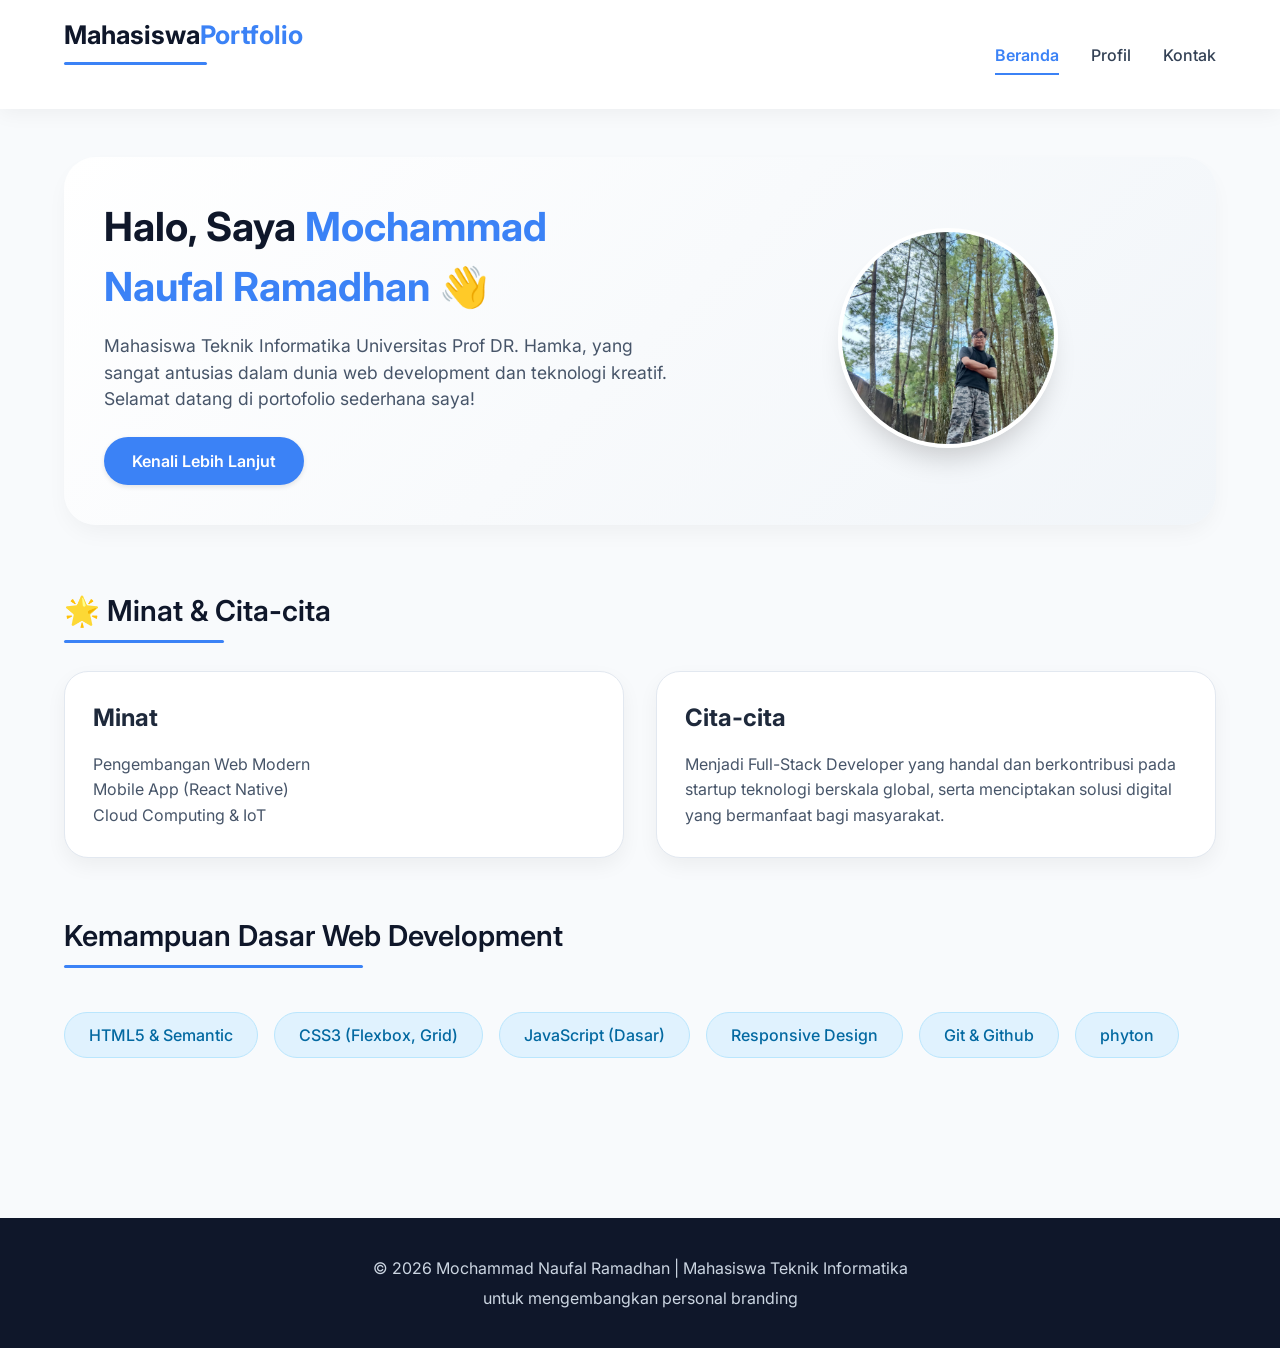
<file: index.html>
<!DOCTYPE html>
<html lang="id">
<head>
    <meta charset="UTF-8">
    <meta name="viewport" content="width=device-width, initial-scale=1.0">
    <title>Beranda | Profil Mahasiswa</title>
    <link rel="stylesheet" href="style.css">
    <!-- Google Fonts untuk tampilan lebih menarik -->
    <link href="https://fonts.googleapis.com/css2?family=Inter:opsz,wght@14..32,300;14..32,400;14..32,500;14..32,600;14..32,700&display=swap" rel="stylesheet">
</head>
<body>
    <header>
        <div class="container">
            <div class="logo">
                <h2>Mahasiswa<span>Portfolio</span></h2>
            </div>
            <nav>
                <ul>
                    <li><a href="index.html" class="active">Beranda</a></li>
                    <li><a href="profil.html">Profil</a></li>
                    <li><a href="kontak.html">Kontak</a></li>
                </ul>
            </nav>
        </div>
    </header>

    <main>
        <div class="container">
            <!-- Hero Section -->
            <section class="hero">
                <div class="hero-text">
                    <h1>Halo, Saya <span class="highlight">Mochammad Naufal Ramadhan</span> 👋</h1>
                    <p>Mahasiswa Teknik Informatika Universitas Prof DR. Hamka, yang sangat antusias dalam dunia web development dan teknologi kreatif. Selamat datang di portofolio sederhana saya!</p>
                    <a href="profil.html" class="btn">Kenali Lebih Lanjut</a>
                </div>
                <div class="hero-image">
                    <img src="naufal.foto.jpeg" alt="Foto Diri Mochammad Naufal Ramadhan">
                </div>
            </section>

            <!-- Minat & Cita-cita -->
            <section class="interests">
                <h2>🌟 Minat & Cita-cita</h2>
                <div class="card-container">
                    <div class="card">
                        <h3>Minat</h3>
                        <p> Pengembangan Web Modern<br> Mobile App (React Native)<br> Cloud Computing & IoT</p>
                    </div>
                    <div class="card">
                        <h3>Cita-cita</h3>
                        <p> Menjadi Full-Stack Developer yang handal dan berkontribusi pada startup teknologi berskala global, serta menciptakan solusi digital yang bermanfaat bagi masyarakat.</p>
                    </div>
                </div>
            </section>

            <!-- Kemampuan Web Development -->
            <section class="skills">
                <h2> Kemampuan Dasar Web Development</h2>
                <div class="skills-grid">
                    <div class="skill-item">HTML5 & Semantic</div>
                    <div class="skill-item">CSS3 (Flexbox, Grid)</div>
                    <div class="skill-item">JavaScript (Dasar)</div>
                    <div class="skill-item">Responsive Design</div>
                    <div class="skill-item">Git & Github</div>
                    <div class="skill-item">phyton</div>
                </div>
            </section>
        </div>
    </main>

    <footer>
        <div class="container">
            <p>&copy; 2026 Mochammad Naufal Ramadhan | Mahasiswa Teknik Informatika</p>
            <p>untuk mengembangkan personal branding</p>
        </div>
    </footer>
</body>
</html>
</file>
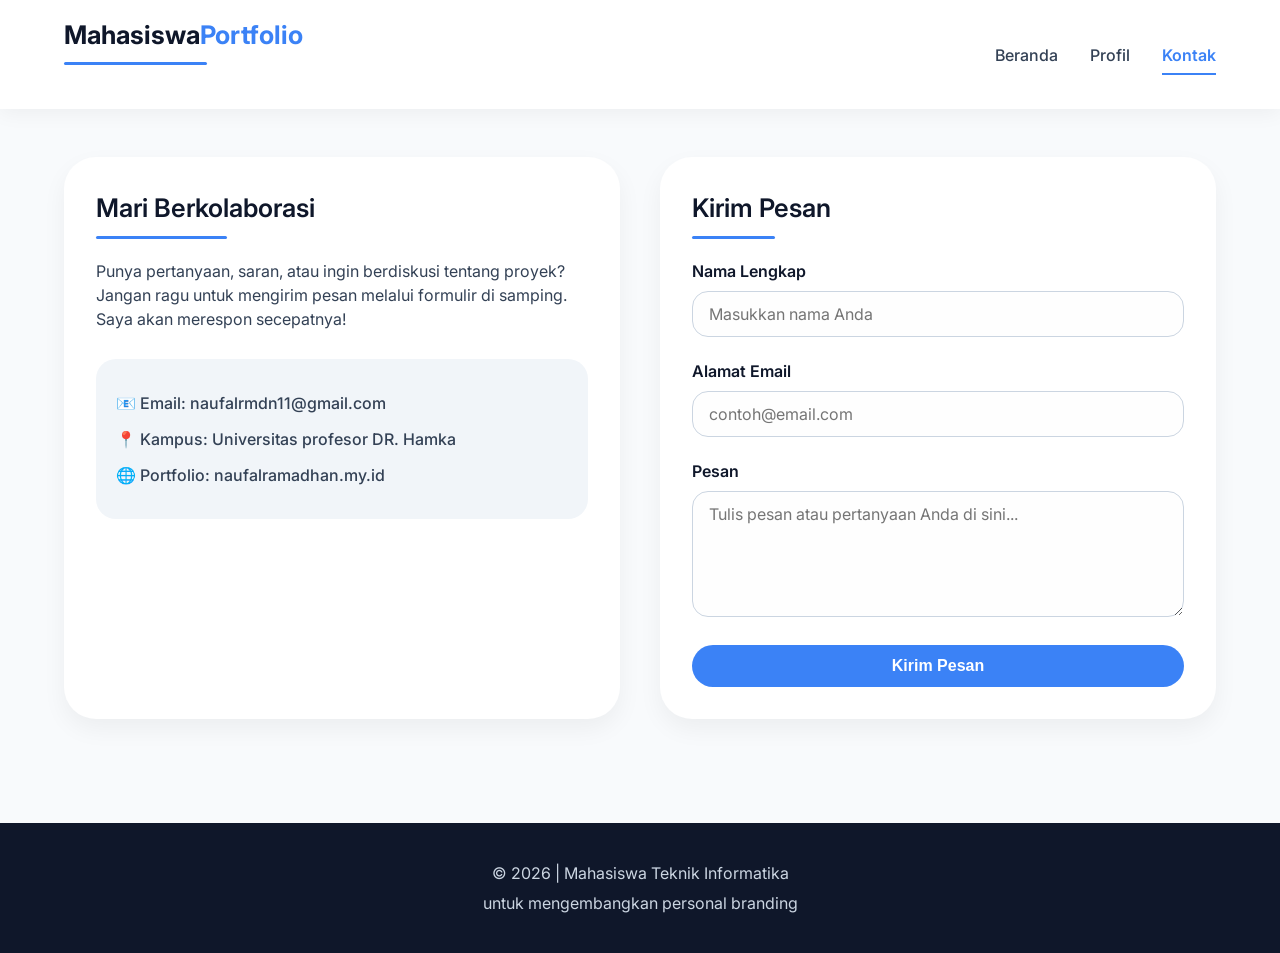
<file: kontak.html>
<!DOCTYPE html>
<html lang="id">
<head>
    <meta charset="UTF-8">
    <meta name="viewport" content="width=device-width, initial-scale=1.0">
    <title>Hubungi Saya | Kontak Mahasiswa</title>
    <link rel="stylesheet" href="style.css">
    <link href="https://fonts.googleapis.com/css2?family=Inter:opsz,wght@14..32,300;14..32,400;14..32,500;14..32,600;14..32,700&display=swap" rel="stylesheet">
</head>
<body>
    <header>
        <div class="container">
            <div class="logo">
                <h2>Mahasiswa<span>Portfolio</span></h2>
            </div>
            <nav>
                <ul>
                    <li><a href="index.html">Beranda</a></li>
                    <li><a href="profil.html">Profil</a></li>
                    <li><a href="kontak.html" class="active">Kontak</a></li>
                </ul>
            </nav>
        </div>
    </header>

    <main>
        <div class="container">
            <section class="contact-section">
                <div class="contact-info">
                    <h2> Mari Berkolaborasi</h2>
                    <p>Punya pertanyaan, saran, atau ingin berdiskusi tentang proyek? Jangan ragu untuk mengirim pesan melalui formulir di samping. Saya akan merespon secepatnya!</p>
                    <div class="contact-detail">
                        <p>📧 Email: naufalrmdn11@gmail.com</p>
                        <p>📍 Kampus: Universitas profesor DR. Hamka</p>
                        <p>🌐 Portfolio: naufalramadhan.my.id</p>
                    </div>
                </div>
                <div class="contact-form">
                    <h2>Kirim Pesan</h2>
                    <form onsubmit="alert('Terima kasih! Pesan Anda telah terkirim (demo).'); return false;">
                        <div class="form-group">
                            <label for="nama">Nama Lengkap</label>
                            <input type="text" id="nama" name="nama" placeholder="Masukkan nama Anda" required>
                        </div>
                        <div class="form-group">
                            <label for="email">Alamat Email</label>
                            <input type="email" id="email" name="email" placeholder="contoh@email.com" required>
                        </div>
                        <div class="form-group">
                            <label for="pesan">Pesan</label>
                            <textarea id="pesan" name="pesan" rows="5" placeholder="Tulis pesan atau pertanyaan Anda di sini..." required></textarea>
                        </div>
                        <button type="submit" class="btn-submit">Kirim Pesan</button>
                    </form>
                </div>
            </section>
        </div>
    </main>

    <footer>
        <div class="container">
            <p>&copy; 2026 | Mahasiswa Teknik Informatika</p>
            <p>untuk mengembangkan personal branding</p>
        </div>
    </footer>
</body>
</html>
</file>
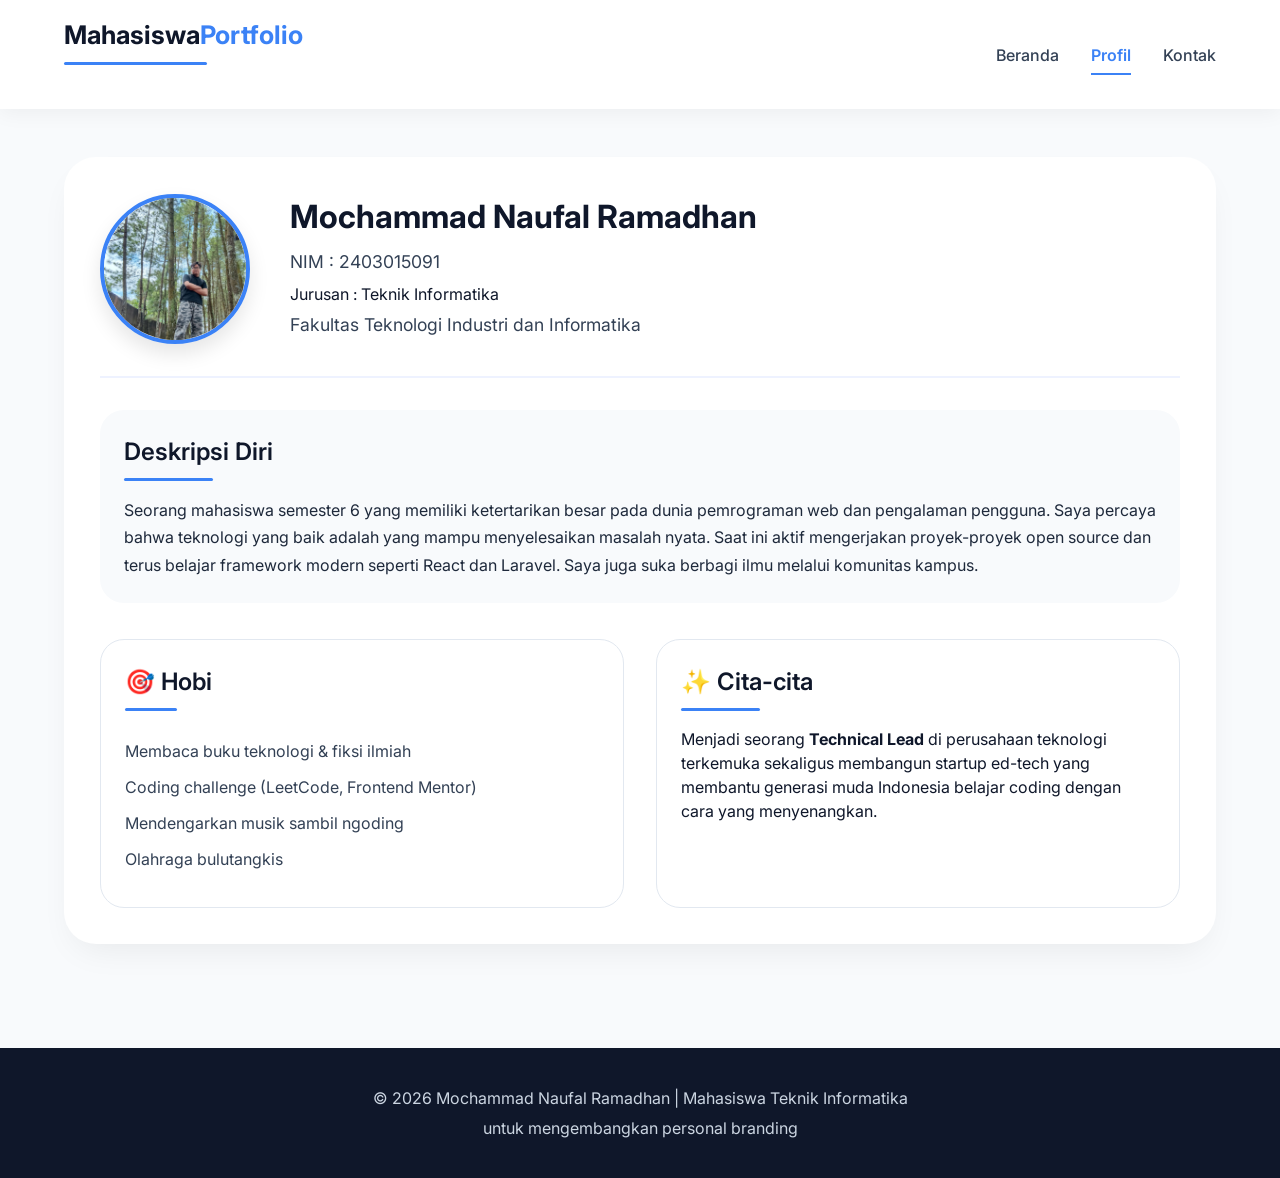
<file: profil.html>
<!DOCTYPE html>
<html lang="id">
<head>
    <meta charset="UTF-8">
    <meta name="viewport" content="width=device-width, initial-scale=1.0">
    <title>Profil Lengkap | Mahasiswa</title>
    <link rel="stylesheet" href="style.css">
    <link href="https://fonts.googleapis.com/css2?family=Inter:opsz,wght@14..32,300;14..32,400;14..32,500;14..32,600;14..32,700&display=swap" rel="stylesheet">
</head>
<body>
    <header>
        <div class="container">
            <div class="logo">
                <h2>Mahasiswa<span>Portfolio</span></h2>
            </div>
            <nav>
                <ul>
                    <li><a href="index.html">Beranda</a></li>
                    <li><a href="profil.html" class="active">Profil</a></li>
                    <li><a href="kontak.html">Kontak</a></li>
                </ul>
            </nav>
        </div>
    </header>

    <main>
        <div class="container">
            <section class="profile-detail">
                <div class="profile-header">
                    <img src="naufal.foto.jpeg" alt="Foto Profil Mochammad Naufal Ramadhan" class="profile-img-large">
                    <div class="profile-info">
                        <h1>Mochammad Naufal Ramadhan</h1>
                        <p class="nim">NIM : 2403015091</p>
                        <p class jurusan">Jurusan : Teknik Informatika</p>
                        <p class="fakultas">Fakultas Teknologi Industri dan Informatika</p>
                    </div>
                </div>

                <div class="profile-bio">
                    <h2> Deskripsi Diri</h2>
                    <p>Seorang mahasiswa semester 6 yang memiliki ketertarikan besar pada dunia pemrograman web dan pengalaman pengguna. Saya percaya bahwa teknologi yang baik adalah yang mampu menyelesaikan masalah nyata. Saat ini aktif mengerjakan proyek-proyek open source dan terus belajar framework modern seperti React dan Laravel. Saya juga suka berbagi ilmu melalui komunitas kampus.</p>
                </div>

                <div class="profile-hobi-cita">
                    <div class="hobi">
                        <h2>🎯 Hobi</h2>
                        <ul>
                            <li> Membaca buku teknologi & fiksi ilmiah</li>
                            <li> Coding challenge (LeetCode, Frontend Mentor)</li>
                            <li> Mendengarkan musik sambil ngoding</li>
                            <li> Olahraga bulutangkis</li>
                        </ul>
                    </div>
                    <div class="cita">
                        <h2>✨ Cita-cita</h2>
                        <p>Menjadi seorang <strong>Technical Lead</strong> di perusahaan teknologi terkemuka sekaligus membangun startup ed-tech yang membantu generasi muda Indonesia belajar coding dengan cara yang menyenangkan.</p>
                    </div>
                </div>
            </section>
        </div>
    </main>

    <footer>
        <div class="container">
            <p>&copy; 2026 Mochammad Naufal Ramadhan | Mahasiswa Teknik Informatika</p>
            <p>untuk mengembangkan personal branding</p>
        </div>
    </footer>
</body>
</html>
</file>
<file: style.css>
/* style.css - External Stylesheet */
* {
    margin: 0;
    padding: 0;
    box-sizing: border-box;
}

body {
    font-family: 'Inter', sans-serif;
    background-color: #f8fafc;
    color: #0f172a;
    line-height: 1.5;
}

.container {
    max-width: 1200px;
    margin: 0 auto;
    padding: 0 24px;
}

/* ===== HEADER & NAVIGASI ===== */
header {
    background-color: #ffffff;
    box-shadow: 0 4px 20px rgba(0, 0, 0, 0.05);
    position: sticky;
    top: 0;
    z-index: 10;
    padding: 16px 0;
}

header .container {
    display: flex;
    justify-content: space-between;
    align-items: center;
    flex-wrap: wrap;
}

.logo h2 {
    font-size: 1.6rem;
    font-weight: 700;
    color: #0f172a;
}

.logo span {
    color: #3b82f6;
}

nav ul {
    display: flex;
    gap: 32px;
    list-style: none;
}

nav ul li a {
    text-decoration: none;
    font-weight: 500;
    color: #334155;
    transition: all 0.2s ease;
    padding: 8px 0;
    border-bottom: 2px solid transparent;
}

nav ul li a:hover {
    color: #3b82f6;
    border-bottom-color: #3b82f6;
}

nav ul li a.active {
    color: #3b82f6;
    border-bottom-color: #3b82f6;
    font-weight: 600;
}

/* ===== MAIN & SECTION ===== */
main {
    min-height: 70vh;
    padding: 48px 0 64px;
}

/* Hero section index */
.hero {
    display: flex;
    align-items: center;
    gap: 48px;
    flex-wrap: wrap;
    margin-bottom: 64px;
    background: linear-gradient(135deg, #ffffff 0%, #f1f5f9 100%);
    border-radius: 32px;
    padding: 40px;
    box-shadow: 0 10px 25px -5px rgba(0, 0, 0, 0.05);
}

.hero-text {
    flex: 1;
}

.hero-text h1 {
    font-size: 2.5rem;
    margin-bottom: 16px;
    font-weight: 700;
}

.highlight {
    color: #3b82f6;
}

.hero-text p {
    font-size: 1.1rem;
    color: #475569;
    margin-bottom: 24px;
}

.btn {
    display: inline-block;
    background-color: #3b82f6;
    color: white;
    padding: 12px 28px;
    border-radius: 40px;
    text-decoration: none;
    font-weight: 600;
    transition: all 0.2s ease;
    box-shadow: 0 2px 5px rgba(0,0,0,0.1);
}

.btn:hover {
    background-color: #2563eb;
    transform: translateY(-2px);
    box-shadow: 0 8px 20px rgba(59,130,246,0.3);
}

.hero-image {
    flex: 0.8;
    text-align: center;
}

.hero-image img {
    width: 220px;
    height: 220px;
    object-fit: cover;
    border-radius: 50%;
    border: 4px solid white;
    box-shadow: 0 20px 30px -12px rgba(0, 0, 0, 0.2);
    transition: transform 0.3s;
}

.hero-image img:hover {
    transform: scale(1.02);
}

/* Cards & Interests */
.interests, .skills {
    margin-bottom: 56px;
}

h2 {
    font-size: 1.8rem;
    margin-bottom: 28px;
    font-weight: 600;
    position: relative;
    display: inline-block;
}

h2:after {
    content: '';
    display: block;
    width: 60%;
    height: 3px;
    background: #3b82f6;
    margin-top: 8px;
    border-radius: 4px;
}

.card-container {
    display: flex;
    gap: 32px;
    flex-wrap: wrap;
}

.card {
    background: white;
    border-radius: 24px;
    padding: 28px;
    flex: 1;
    box-shadow: 0 8px 20px rgba(0, 0, 0, 0.05);
    transition: all 0.2s ease-in-out;
    border: 1px solid #e2e8f0;
}

.card:hover {
    transform: translateY(-5px);
    box-shadow: 0 20px 30px -12px rgba(0, 0, 0, 0.1);
    border-color: #b9d0f8;
}

.card h3 {
    font-size: 1.5rem;
    margin-bottom: 16px;
    color: #1e293b;
}

.card p {
    color: #475569;
    line-height: 1.6;
}

/* Skills grid */
.skills-grid {
    display: flex;
    flex-wrap: wrap;
    gap: 16px;
    margin-top: 16px;
}

.skill-item {
    background-color: #e0f2fe;
    color: #0369a1;
    padding: 10px 24px;
    border-radius: 40px;
    font-weight: 500;
    transition: 0.2s;
    border: 1px solid #bae6fd;
}

.skill-item:hover {
    background-color: #3b82f6;
    color: white;
    transform: scale(1.03);
    cursor: default;
    border-color: #3b82f6;
}

/* ===== PROFIL PAGE ===== */
.profile-detail {
    background: white;
    border-radius: 32px;
    padding: 36px;
    box-shadow: 0 15px 35px -12px rgba(0, 0, 0, 0.08);
}

.profile-header {
    display: flex;
    align-items: center;
    gap: 40px;
    flex-wrap: wrap;
    border-bottom: 2px solid #eef2ff;
    padding-bottom: 32px;
    margin-bottom: 32px;
}

.profile-img-large {
    width: 150px;
    height: 150px;
    object-fit: cover;
    border-radius: 50%;
    border: 4px solid #3b82f6;
    box-shadow: 0 10px 20px rgba(0,0,0,0.1);
}

.profile-info h1 {
    font-size: 2rem;
    margin-bottom: 8px;
}

.nim, .jurusan, .fakultas {
    font-size: 1.1rem;
    color: #334155;
    margin: 6px 0;
}

.profile-bio {
    margin-bottom: 36px;
    background: #f8fafc;
    padding: 24px;
    border-radius: 24px;
}

.profile-bio h2, .hobi h2, .cita h2 {
    font-size: 1.5rem;
    margin-bottom: 16px;
}

.profile-bio p {
    font-size: 1rem;
    color: #1e293b;
    line-height: 1.7;
}

.profile-hobi-cita {
    display: flex;
    gap: 32px;
    flex-wrap: wrap;
}

.hobi, .cita {
    flex: 1;
    background: #ffffff;
    padding: 24px;
    border-radius: 24px;
    border: 1px solid #e2e8f0;
    transition: 0.2s;
}

.hobi:hover, .cita:hover {
    border-color: #93c5fd;
    box-shadow: 0 8px 20px rgba(0,0,0,0.05);
}

.hobi ul {
    list-style: none;
    padding-left: 0;
}

.hobi li {
    margin: 12px 0;
    font-size: 1rem;
    color: #334155;
    display: flex;
    align-items: center;
    gap: 8px;
}

/* ===== KONTAK PAGE ===== */
.contact-section {
    display: flex;
    gap: 40px;
    flex-wrap: wrap;
}

.contact-info, .contact-form {
    flex: 1;
    background: white;
    border-radius: 32px;
    padding: 32px;
    box-shadow: 0 10px 25px rgba(0, 0, 0, 0.05);
    transition: 0.2s;
}

.contact-info:hover, .contact-form:hover {
    box-shadow: 0 20px 30px -12px rgba(0, 0, 0, 0.1);
}

.contact-info h2, .contact-form h2 {
    font-size: 1.6rem;
    margin-bottom: 20px;
}

.contact-info p {
    margin-bottom: 16px;
    color: #334155;
}

.contact-detail {
    margin-top: 28px;
    background: #f1f5f9;
    padding: 20px;
    border-radius: 20px;
}

.contact-detail p {
    margin: 12px 0;
    font-weight: 500;
}

.form-group {
    margin-bottom: 22px;
}

label {
    display: block;
    font-weight: 600;
    margin-bottom: 8px;
    color: #0f172a;
}

input, textarea {
    width: 100%;
    padding: 12px 16px;
    border: 1px solid #cbd5e1;
    border-radius: 16px;
    font-family: inherit;
    font-size: 1rem;
    transition: 0.2s;
    background-color: #fefefe;
}

input:focus, textarea:focus {
    outline: none;
    border-color: #3b82f6;
    box-shadow: 0 0 0 3px rgba(59,130,246,0.2);
}

.btn-submit {
    background-color: #3b82f6;
    color: white;
    border: none;
    padding: 12px 28px;
    border-radius: 40px;
    font-weight: 600;
    font-size: 1rem;
    cursor: pointer;
    transition: all 0.2s ease;
    width: 100%;
}

.btn-submit:hover {
    background-color: #2563eb;
    transform: translateY(-2px);
    box-shadow: 0 10px 15px -3px rgba(59,130,246,0.4);
}

/* ===== FOOTER ===== */
footer {
    background-color: #0f172a;
    color: #cbd5e1;
    text-align: center;
    padding: 32px 0;
    margin-top: 40px;
}

footer p {
    margin: 6px 0;
}

footer a {
    color: #94a3b8;
    text-decoration: none;
}

/* Responsive */
@media (max-width: 768px) {
    header .container {
        flex-direction: column;
        gap: 16px;
    }
    .hero {
        flex-direction: column-reverse;
        text-align: center;
        padding: 28px;
    }
    .hero-text h1 {
        font-size: 1.8rem;
    }
    .hero-image img {
        width: 160px;
        height: 160px;
    }
    .card-container {
        flex-direction: column;
    }
    .profile-header {
        flex-direction: column;
        text-align: center;
    }
    .contact-section {
        flex-direction: column;
    }
    h2:after {
        width: 100%;
    }
    nav ul {
        gap: 20px;
    }
}
</file>
